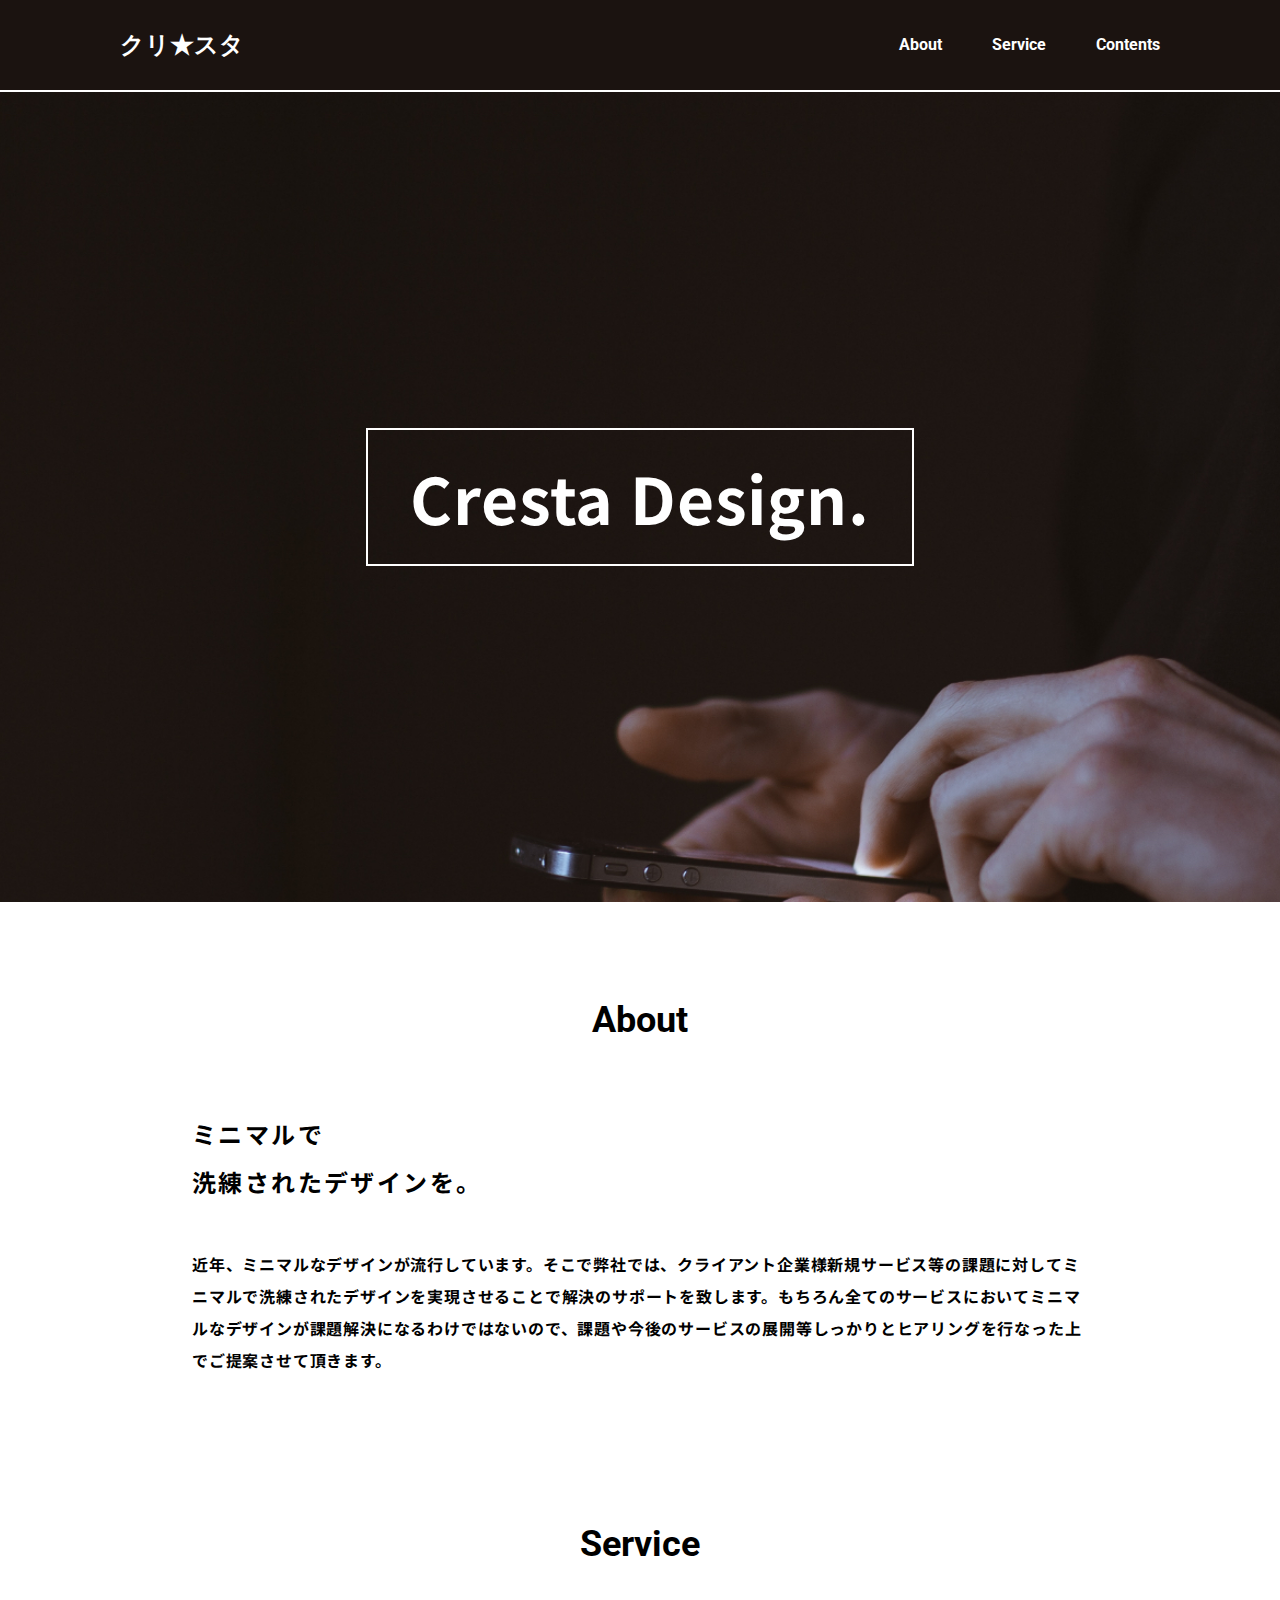
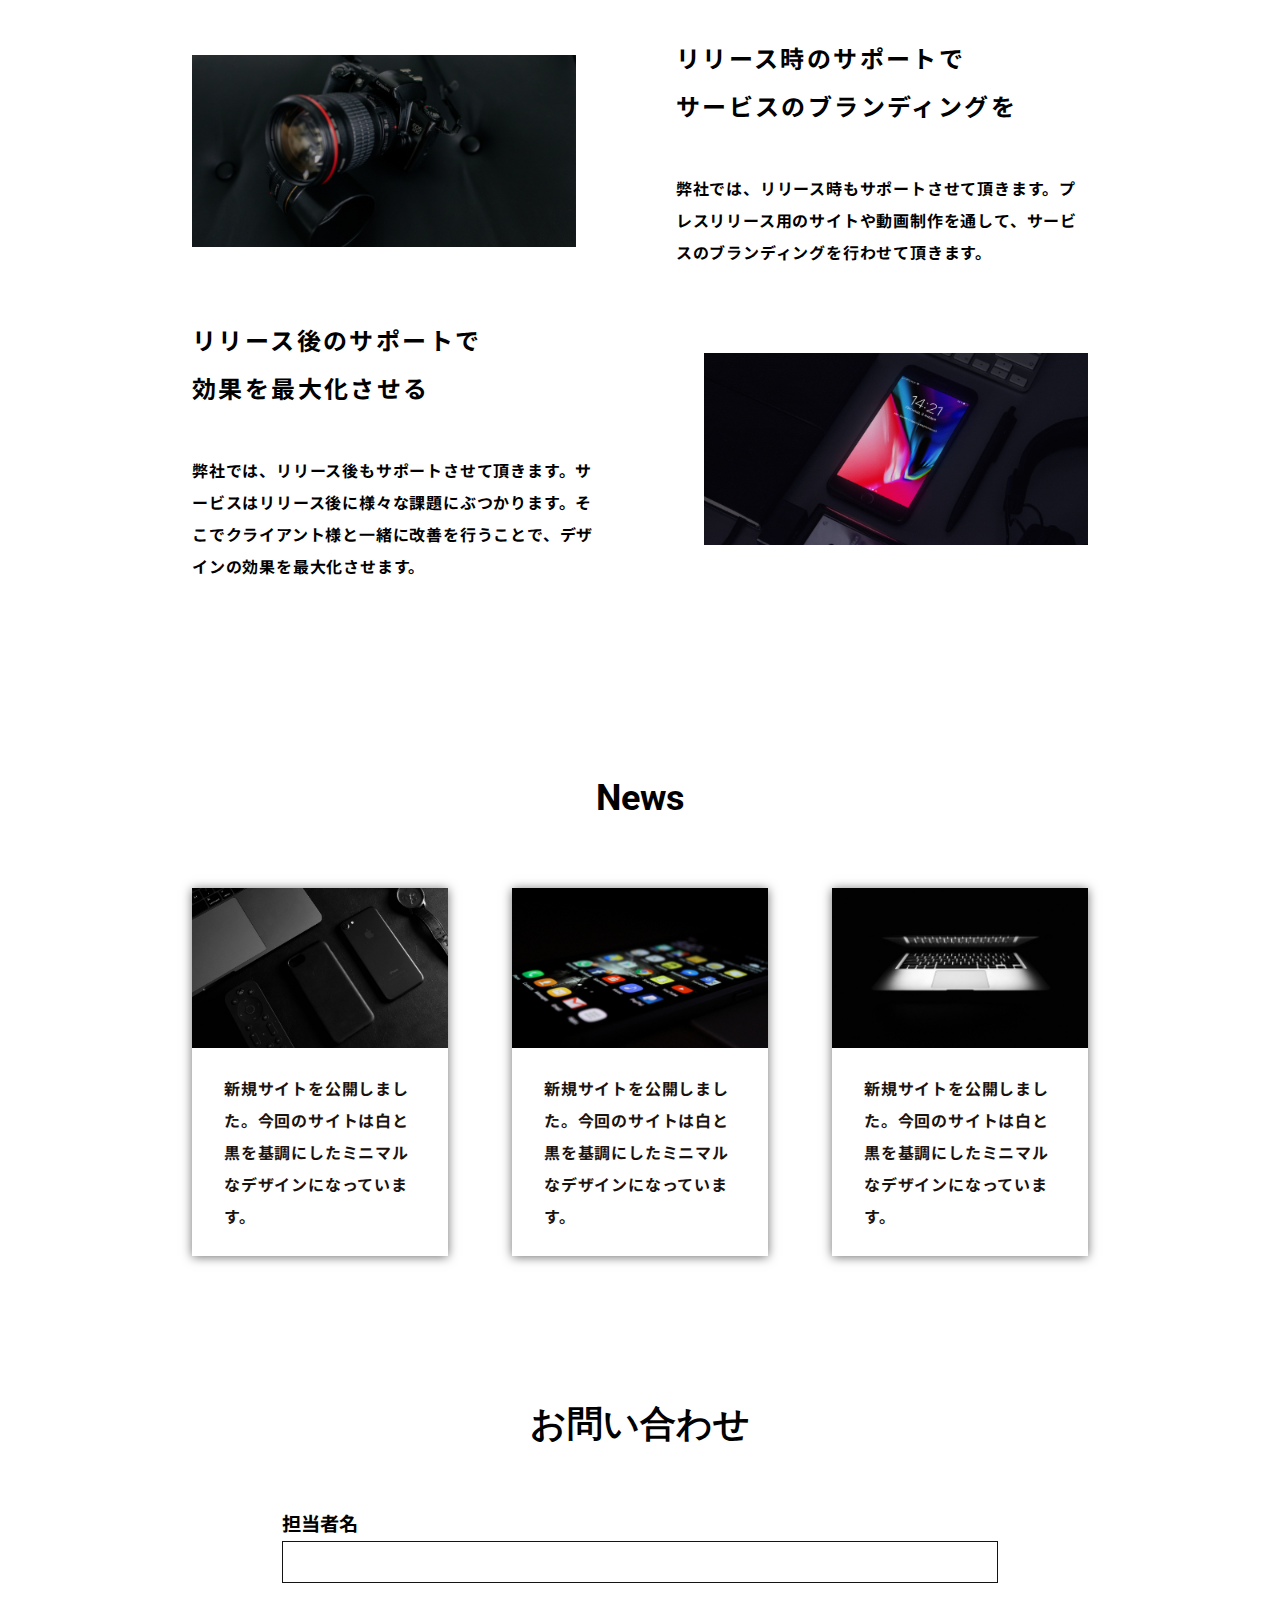
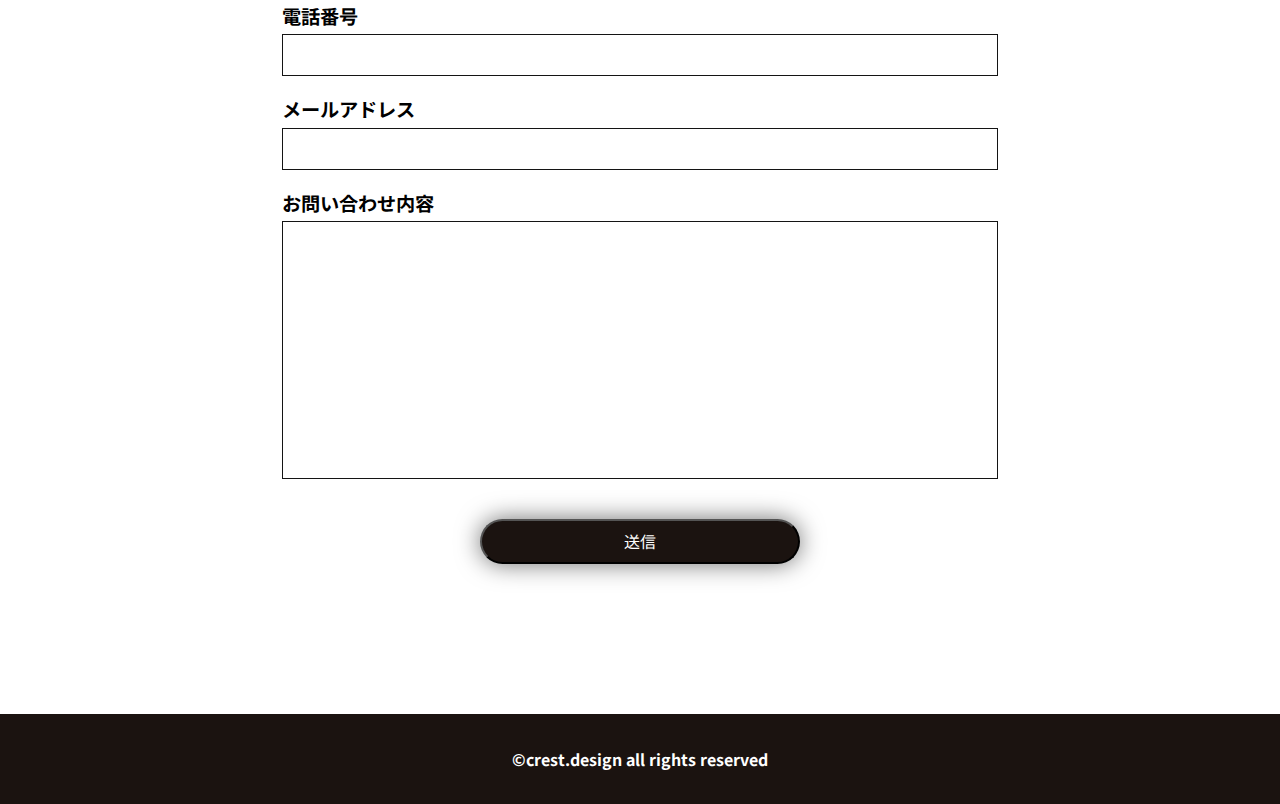
<file: index.html>
<!DOCTYPE html>
<html lang="ja">
<head>
    <meta charset="UTF-8">
    <!--スクリーン設定-->
    <meta name='viewport' content='width=device-width, initial-scale=1.0'>
    
    <!--webフォント追加-->
    <link rel="preconnect" href="https://fonts.gstatic.com">
    <link href="https://fonts.googleapis.com/css2?family=Noto+Sans+JP:wght@400;700&family=Roboto:wght@400;700&display=swap" rel="stylesheet">
    
    <!--タブタイトル-->
    <title>クリスタ初級2回目</title>
    
    <!--リセットCSS-->
    <link rel="stylesheet" href="./reset.css">
    
    <!--スタイルシート-->
    <link rel="stylesheet" href="./crestaBeginnersSecond.css">
</head>
<body>
<!--header-->
<header class="header">
    <h2 class="header-title">
        <a href="">クリ★スタ</a>
    </h2>
    <ul class="header-list">
        <li class="header-item">
            <a href="#about">About</a>
        </li>
        <li class="header-item">
            <a href="#service">Service</a>
        </li>
        <li class="header-item">
            <a href="#contents">Contents</a>
        </li>
    </ul>
    <button class="burger-btn">
        <span class="top-bar bar"></span>
        <span class="mid-bar bar"></span>
        <span class="bottom-bar bar"></span>
    </button>
</header>

<!--ファーストビュー-->
<div class="fv">
    <p class="fv-title">Cresta Design.</p>
</div>

<!--Aboutセクション-->
<section class="section-wrapper" id="about">
    <h2 class="section-title">About</h2>
    <div class="about-container">
        <h3 class="about-title">ミニマルで<br>
            洗練されたデザインを。</h3>
        <p class="about-text">近年、ミニマルなデザインが流行しています。そこで弊社では、クライアント企業様新規サービス等の課題に対してミニマルで洗練されたデザインを実現させることで解決のサポートを致します。もちろん全てのサービスにおいてミニマルなデザインが課題解決になるわけではないので、課題や今後のサービスの展開等しっかりとヒアリングを行なった上でご提案させて頂きます。</p>
    </div>
</section>

<!--Serviceセクション-->
<section class="section-wrapper" id="service">
    <h2 class="section-title">Service</h2>
    <div class="service-item reverce">
        <div class="service-description">
            <h3 class="service-title">リリース時のサポートで<br>サービスのブランディングを</h3>
            <p class="service-text">弊社では、リリース時もサポートさせて頂きます。プレスリリース用のサイトや動画制作を通して、サービスのブランディングを行わせて頂きます。</p>
        </div>
        <div class="service-img">
            <img src="./img/service-image@2x.jpg" alt="黒いカメラ">
        </div>
    </div>
    <div class="service-item">
        <div class="service-description">
            <h3 class="service-title">リリース後のサポートで<br>効果を最大化させる</h3>
            <p class="service-text">弊社では、リリース後もサポートさせて頂きます。サービスはリリース後に様々な課題にぶつかります。そこでクライアント様と一緒に改善を行うことで、デザインの効果を最大化させます。</p>
        </div>
        <div class="service-img">
            <img src="./img/service-image02@2x.jpg" alt="黒いスマホ">
        </div>
    </div>
</section>

<!--Newsセクション-->
<section class="section-wrapper" id="news">
    <h2 class="section-title">News</h2>
    <ul class="news-list">
        <li class="news-item">
            <a href="#">
                <div class="news-img">
                    <img src="./img/card-image1@2x.jpg" alt="黒いスマホ">
                </div>
                <p class="news-text">新規サイトを公開しました。今回のサイトは白と黒を基調にしたミニマルなデザインになっています。</p>
            </a>
        </li>
        <li class="news-item">
            <a href="#">
                <div class="news-img">
                    <img src="./img/card-image2@2x.jpg" alt="黒いスマホ">
                </div>
                <p class="news-text">新規サイトを公開しました。今回のサイトは白と黒を基調にしたミニマルなデザインになっています。</p>
            </a>
        </li>
        <li class="news-item">
            <a href="#">
                <div class="news-img">
                    <img src="./img/card-image3@2x.jpg" alt="黒いスマホ">
                </div>
                <p class="news-text">新規サイトを公開しました。今回のサイトは白と黒を基調にしたミニマルなデザインになっています。</p>
            </a>
        </li>
    </ul>
</section>

<!--Contactセクション-->
<section class="section-wrapper" id="contact">
    <h2 class="section-title">お問い合わせ</h2>
    <form action="" class="contact-form">
        <div class="form-item">
            <label for="input-name"><p>担当者名</p></label>
            <input type="text" id="input-subject">
        </div>
        <div class="form-item">
            <label for="input-tel"><p>電話番号</p></label>
            <input type="text" id="input-subject">
        </div>
        <div class="form-item">
            <label for="input-mail"><p>メールアドレス</p></label>
            <input type="text" id="input-subject">
        </div>
        <div class="form-item">
            <label for="contact-text"><p>お問い合わせ内容</p></label>
            <textarea name="" type="text" id="contact-text" cols="30" rows="10"></textarea>
        </div>
        <div class="contact-btn">
            <input type="submit" value="送信" class="send-btn" style="font-family: 'Noto Sans JP', sans-serif">
        </div>
    </form>
    
</section>
<footer class="footer">
    <p>©︎crest.design all rights reserved</p>
</footer>
</body>
</html>
</file>
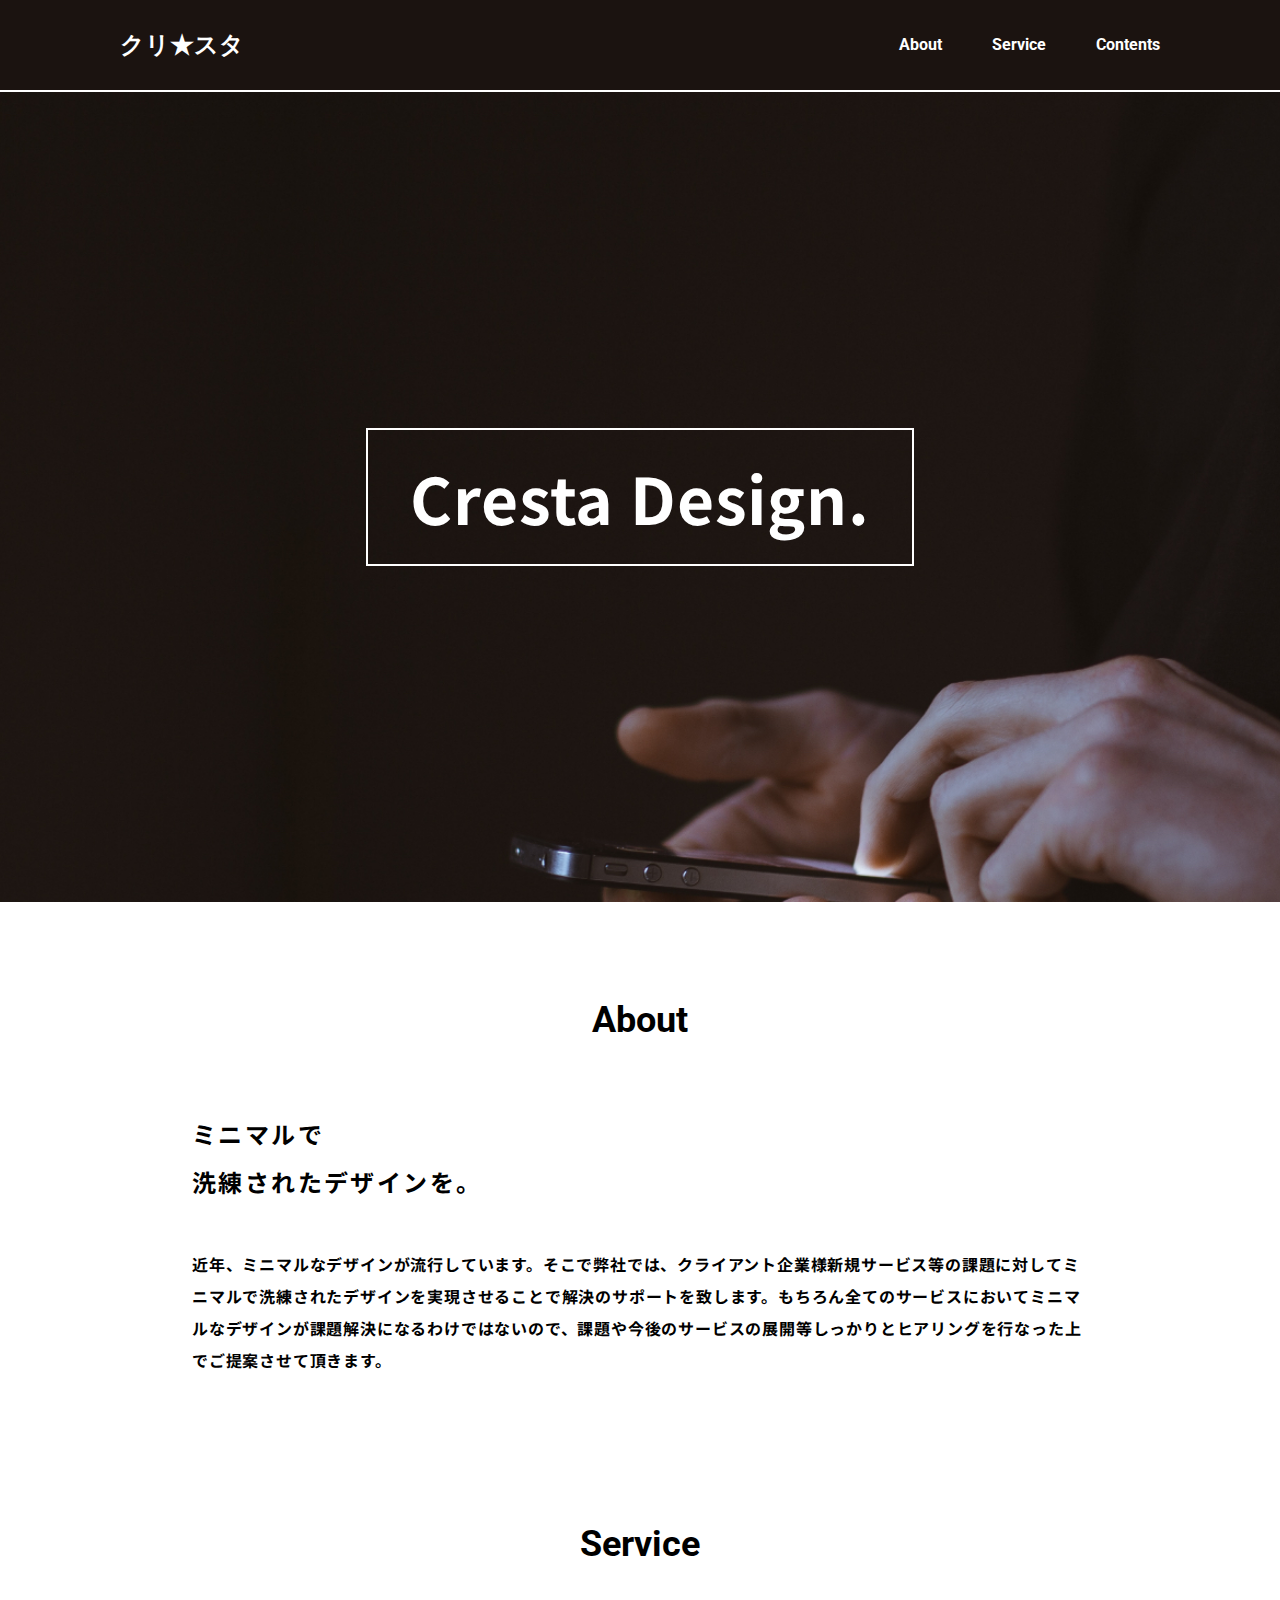
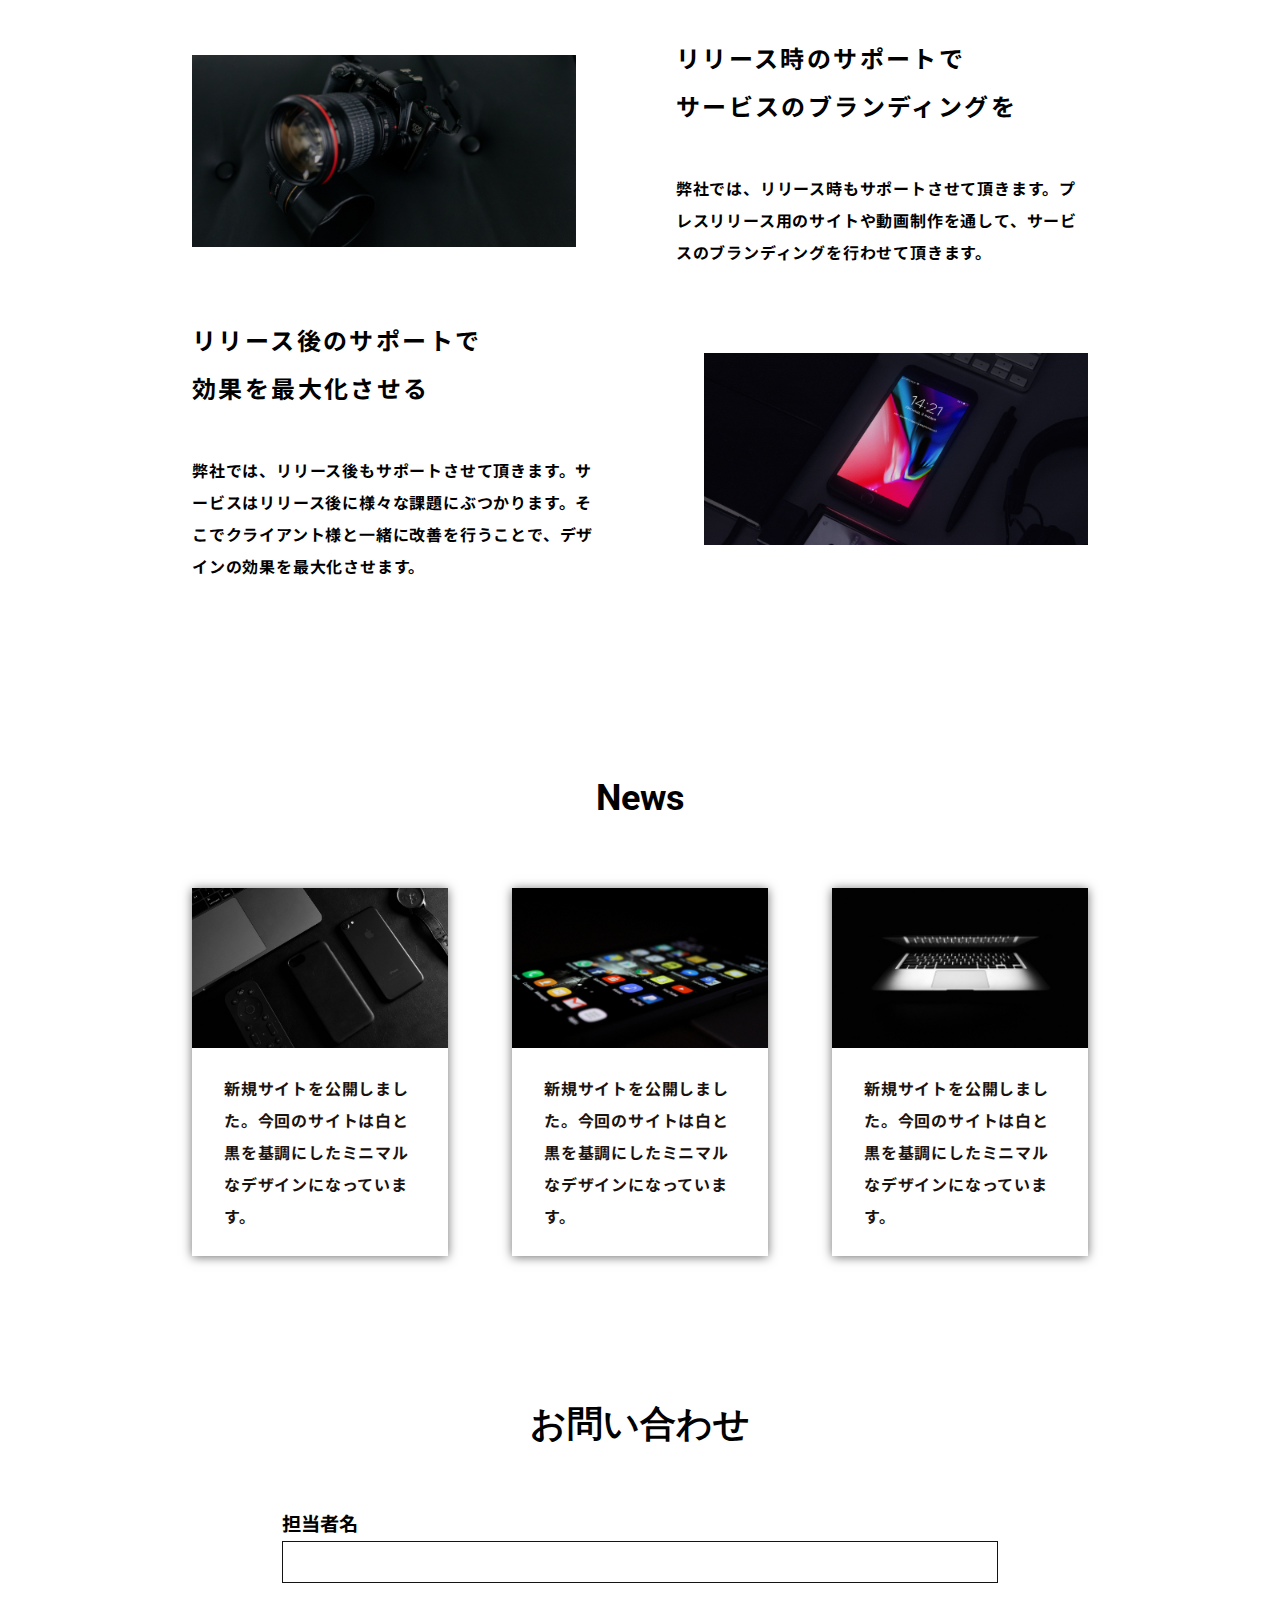
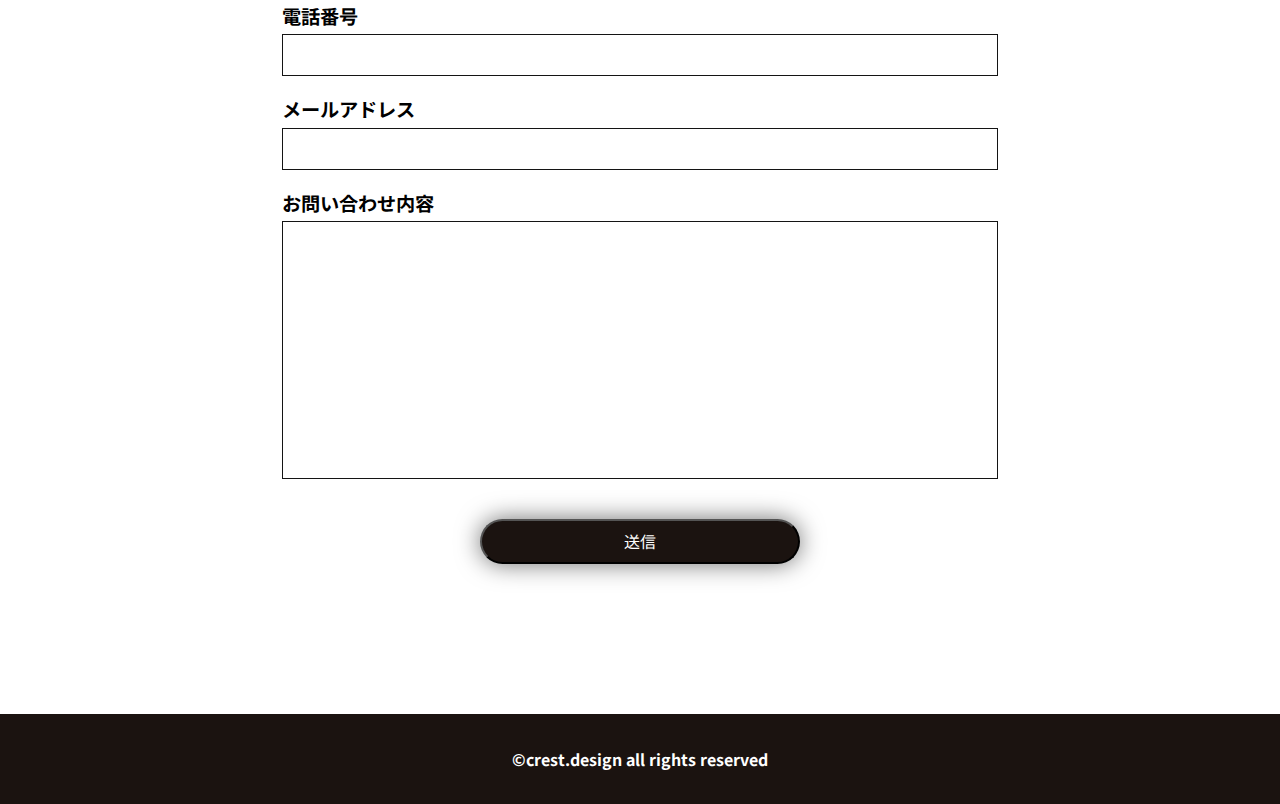
<file: crestaBeginnersSecond.html>
<!DOCTYPE html>
<html lang="ja">
<head>
    <meta charset="UTF-8">
    <!--スクリーン設定-->
    <meta name='viewport' content='width=device-width, initial-scale=1.0'>
    
    <!--webフォント追加-->
    <link rel="preconnect" href="https://fonts.gstatic.com">
    <link href="https://fonts.googleapis.com/css2?family=Noto+Sans+JP:wght@400;700&family=Roboto:wght@400;700&display=swap" rel="stylesheet">
    
    <!--タブタイトル-->
    <title>クリスタ初級2回目</title>
    
    <!--リセットCSS-->
    <link rel="stylesheet" href="./reset.css">
    
    <!--スタイルシート-->
    <link rel="stylesheet" href="./crestaBeginnersSecond.css">
</head>
<body>
<!--header-->
<header class="header">
    <h2 class="header-title">
        <a href="">クリ★スタ</a>
    </h2>
    <ul class="header-list">
        <li class="header-item">
            <a href="#about">About</a>
        </li>
        <li class="header-item">
            <a href="#service">Service</a>
        </li>
        <li class="header-item">
            <a href="#contents">Contents</a>
        </li>
    </ul>
    <button class="burger-btn">
        <span class="top-bar bar"></span>
        <span class="mid-bar bar"></span>
        <span class="bottom-bar bar"></span>
    </button>
</header>

<!--ファーストビュー-->
<div class="fv">
    <p class="fv-title">Cresta Design.</p>
</div>

<!--Aboutセクション-->
<section class="section-wrapper" id="about">
    <h2 class="section-title">About</h2>
    <div class="about-container">
        <h3 class="about-title">ミニマルで<br>
            洗練されたデザインを。</h3>
        <p class="about-text">近年、ミニマルなデザインが流行しています。そこで弊社では、クライアント企業様新規サービス等の課題に対してミニマルで洗練されたデザインを実現させることで解決のサポートを致します。もちろん全てのサービスにおいてミニマルなデザインが課題解決になるわけではないので、課題や今後のサービスの展開等しっかりとヒアリングを行なった上でご提案させて頂きます。</p>
    </div>
</section>

<!--Serviceセクション-->
<section class="section-wrapper" id="service">
    <h2 class="section-title">Service</h2>
    <div class="service-item reverce">
        <div class="service-description">
            <h3 class="service-title">リリース時のサポートで<br>サービスのブランディングを</h3>
            <p class="service-text">弊社では、リリース時もサポートさせて頂きます。プレスリリース用のサイトや動画制作を通して、サービスのブランディングを行わせて頂きます。</p>
        </div>
        <div class="service-img">
            <img src="./img/service-image@2x.jpg" alt="黒いカメラ">
        </div>
    </div>
    <div class="service-item">
        <div class="service-description">
            <h3 class="service-title">リリース後のサポートで<br>効果を最大化させる</h3>
            <p class="service-text">弊社では、リリース後もサポートさせて頂きます。サービスはリリース後に様々な課題にぶつかります。そこでクライアント様と一緒に改善を行うことで、デザインの効果を最大化させます。</p>
        </div>
        <div class="service-img">
            <img src="./img/service-image02@2x.jpg" alt="黒いスマホ">
        </div>
    </div>
</section>

<!--Newsセクション-->
<section class="section-wrapper" id="news">
    <h2 class="section-title">News</h2>
    <ul class="news-list">
        <li class="news-item">
            <a href="#">
                <div class="news-img">
                    <img src="./img/card-image1@2x.jpg" alt="黒いスマホ">
                </div>
                <p class="news-text">新規サイトを公開しました。今回のサイトは白と黒を基調にしたミニマルなデザインになっています。</p>
            </a>
        </li>
        <li class="news-item">
            <a href="#">
                <div class="news-img">
                    <img src="./img/card-image2@2x.jpg" alt="黒いスマホ">
                </div>
                <p class="news-text">新規サイトを公開しました。今回のサイトは白と黒を基調にしたミニマルなデザインになっています。</p>
            </a>
        </li>
        <li class="news-item">
            <a href="#">
                <div class="news-img">
                    <img src="./img/card-image3@2x.jpg" alt="黒いスマホ">
                </div>
                <p class="news-text">新規サイトを公開しました。今回のサイトは白と黒を基調にしたミニマルなデザインになっています。</p>
            </a>
        </li>
    </ul>
</section>

<!--Contactセクション-->
<section class="section-wrapper" id="contact">
    <h2 class="section-title">お問い合わせ</h2>
    <form action="" class="contact-form">
        <div class="form-item">
            <label for="input-name"><p>担当者名</p></label>
            <input type="text" id="input-subject">
        </div>
        <div class="form-item">
            <label for="input-tel"><p>電話番号</p></label>
            <input type="text" id="input-subject">
        </div>
        <div class="form-item">
            <label for="input-mail"><p>メールアドレス</p></label>
            <input type="text" id="input-subject">
        </div>
        <div class="form-item">
            <label for="contact-text"><p>お問い合わせ内容</p></label>
            <textarea name="" type="text" id="contact-text" cols="30" rows="10"></textarea>
        </div>
        <div class="contact-btn">
            <input type="submit" value="送信" class="send-btn" style="font-family: 'Noto Sans JP', sans-serif">
        </div>
    </form>
    
</section>
<footer class="footer">
    <p>©︎crest.design all rights reserved</p>
</footer>
</body>
</html>
</file>
<file: crestaBeginnersSecond.css>
html{
    font-size:16px;
    font-family: 'Roboto', sans-serif;
}
a{
    text-decoration: none;
    color:white;
    font-weight:700;
}
a:active{
    opacity: 0.7;
}

h3{
    font-weight:700;
    font-size:1.5rem;
    font-family: 'Noto Sans JP', sans-serif;
}
p{
    font-weight:700;
    font-family: 'Noto Sans JP', sans-serif;
}
img{
    max-width: 100%;
    height: auto;
    vertical-align:bottom;
    object-fit: cover;
}

.header{
    height:10vh;
    color:#FFF;
    background-color:#1B1310;
    display:flex;
    align-items: center;
    justify-content: space-between;
    padding:0 120px;
    border-bottom: solid 2px #FFF;
}
.header-list{
    display:flex;
}
.header-item{
    margin-right:50px;
}
.header-item:last-child{
    margin-right: 0px;
}
.burger-btn{
    display: none;
}
.fv{
    height:90vh;
    background-image: url(./img/fv-bgi@2x.jpg);
    background-color:#1B1310;
    color:#FFF;
    letter-spacing:0.05em;
/*子要素を上下中央に*/
    display: flex;
    justify-content: center;
    align-items: center;
    flex-direction: column;
    margin-bottom: 100px;
/*背景画像*/
    background-size:cover;
    background-repeat:no-repeat;
    background-position:center;
}
.fv p{
    display: block;
    font-size: 4rem;
    padding: 35px 42px;
    border: solid 2px #FFF;
}

/*各セクション共通*/
.section-wrapper{
    padding:0px 15% 150px;
}
.section-title {
    font-size:2.25rem;
    text-align: center;
    font-weight: 700;
    margin-bottom: 2em;
}

/*Aboutセクション*/
.about-title{
    margin-bottom:1.75em;
    letter-spacing:0.1em;
    line-height: 2;
}
.about-text{
    letter-spacing:0.05em;
    line-height:2;
}

/*Serviceセクション*/
.service-item{
    display: flex;
    margin-bottom:3rem;
    align-items: center;
    height: auto;
    justify-content: space-between;
}
.service-img{
    display: block;
    width:30vw;
}
.service-img>img{
    width:30vw;
}
.service-description{
    width:46%;
}
.service-title{
    margin-bottom:1.75em;
    letter-spacing:0.1em;
    line-height: 2;
}
.service-text{
    letter-spacing:0.05em;
    line-height:2;
}
.reverce{
    flex-direction: row-reverse;
}

/*Newsセクション*/
.news-list{
    display: flex;
    justify-content: space-between;
}
.news-item{
    display: block;
    width:20vw;
    height:auto;
    box-shadow: 0px 1px 10px #707070;
}
.news-img{
    display: block;
    width:20vw;
}
.news-img>img{
    width:20vw;
}
.news-text{
    letter-spacing:0.05em;
    line-height:2;
    color:#1B1310;
    padding:1.5rem 2rem;
}

/*Contactセクション*/
.contact-form{
    max-width:80%;
    margin:0 auto;
}
.form-item{
    display: flex;
    flex-direction: column;
    margin-bottom: 1.5rem;
}
.form-item>label{
    margin-bottom: 0.5rem;
}
.form-item>label>p{
    font-size: 1.2rem;
}
.form-item>input,.form-item>textarea{
    border:solid 1px #141414;
    padding:0.5rem 0.5rem;
    font-size: 1rem;
    resize: none;
    font-family: 'Noto Sans JP', sans-serif;
}
.contact-btn{
    text-align: center;
}
.send-btn{
    display: inline-block;
    width:25vw;
    height:5vh;
    border-radius: 5vh;
    font-size: 1rem;
    color:#FFFFFF;
    background-color: #1B1310;
    box-shadow: 0px 0px 1.5rem #707070;
    margin-top:1rem;
    cursor: pointer;
    outline: none;
}
.send-btn:active{
    box-shadow: none;
    opacity: 0.7;
}

/*footer*/
.footer{
    width:100%;
    height:10vh;
    color:white;
    background-color:#1B1310;
    display: flex;
    justify-content: center;
    align-items: center;
    flex-direction: column;
}

/*レスポンシブデザイン*/
@media screen and (max-width: 768px){
    .section-wrapper{
        padding:0px 5% 150px;
    }
    .header{
        padding:0px 5%;
    }
    .header-list{
        display: none;
    }
    /*バーガーボタン*/
    .burger-btn{
        display: block;
        width:3rem;
        height:3rem;
        padding: 0px;
        background-color:transparent;
        border: none;
        position:relative;
        z-index: 3;
        cursor: pointer;
        outline: none;
    }
    .burger-btn:active{
        opacity: 0.7;
    }
    .bar{
        display: block;
        width:2rem;
        height: 3px;
        background-color: #FFFFFF;
        position: absolute;
        left:50%;
        transform: translateX(-50%);
        border-radius: 3px;
    }
    .top-bar{
        top:10px;
    }
    .mid-bar{
        top:50%;
        transform: translate(-50%,-50%);
    }
    .bottom-bar{
        bottom:10px;
    }
    .fv{
        background-image: url(./img/fv-bgi_sp@2x.jpg);
        /*背景画像*/
        background-size:cover;
        background-repeat:no-repeat;
        background-position:center;
    }
    .fv p{
        display: block;
        font-size: 2rem;
        padding: 30px 40px;
        font-weight: 400;
    }
    .service-item{
        display: flex;
        width:100%;
        flex-direction: column;
        margin-bottom:4rem;
    }
    .service-img{
        width:100%;
    }
    .service-img>img{
        width:100%;
    }
    .service-title{
        margin-bottom:1rem;
    }
    .service-description{
        width:100%;
        margin-bottom: 1rem;
    }
    .news-list{
        flex-direction: column;
    }
    .news-item{
        margin-bottom: 3rem;
        width:100%;
    }
    .news-img{
        width:100%;
    }
    .news-img>img{
        width:100%;
    }
    .contact-form{
        max-width:100%;
    }
    .send-btn{
        width:30vw;
    }
}
</file>
